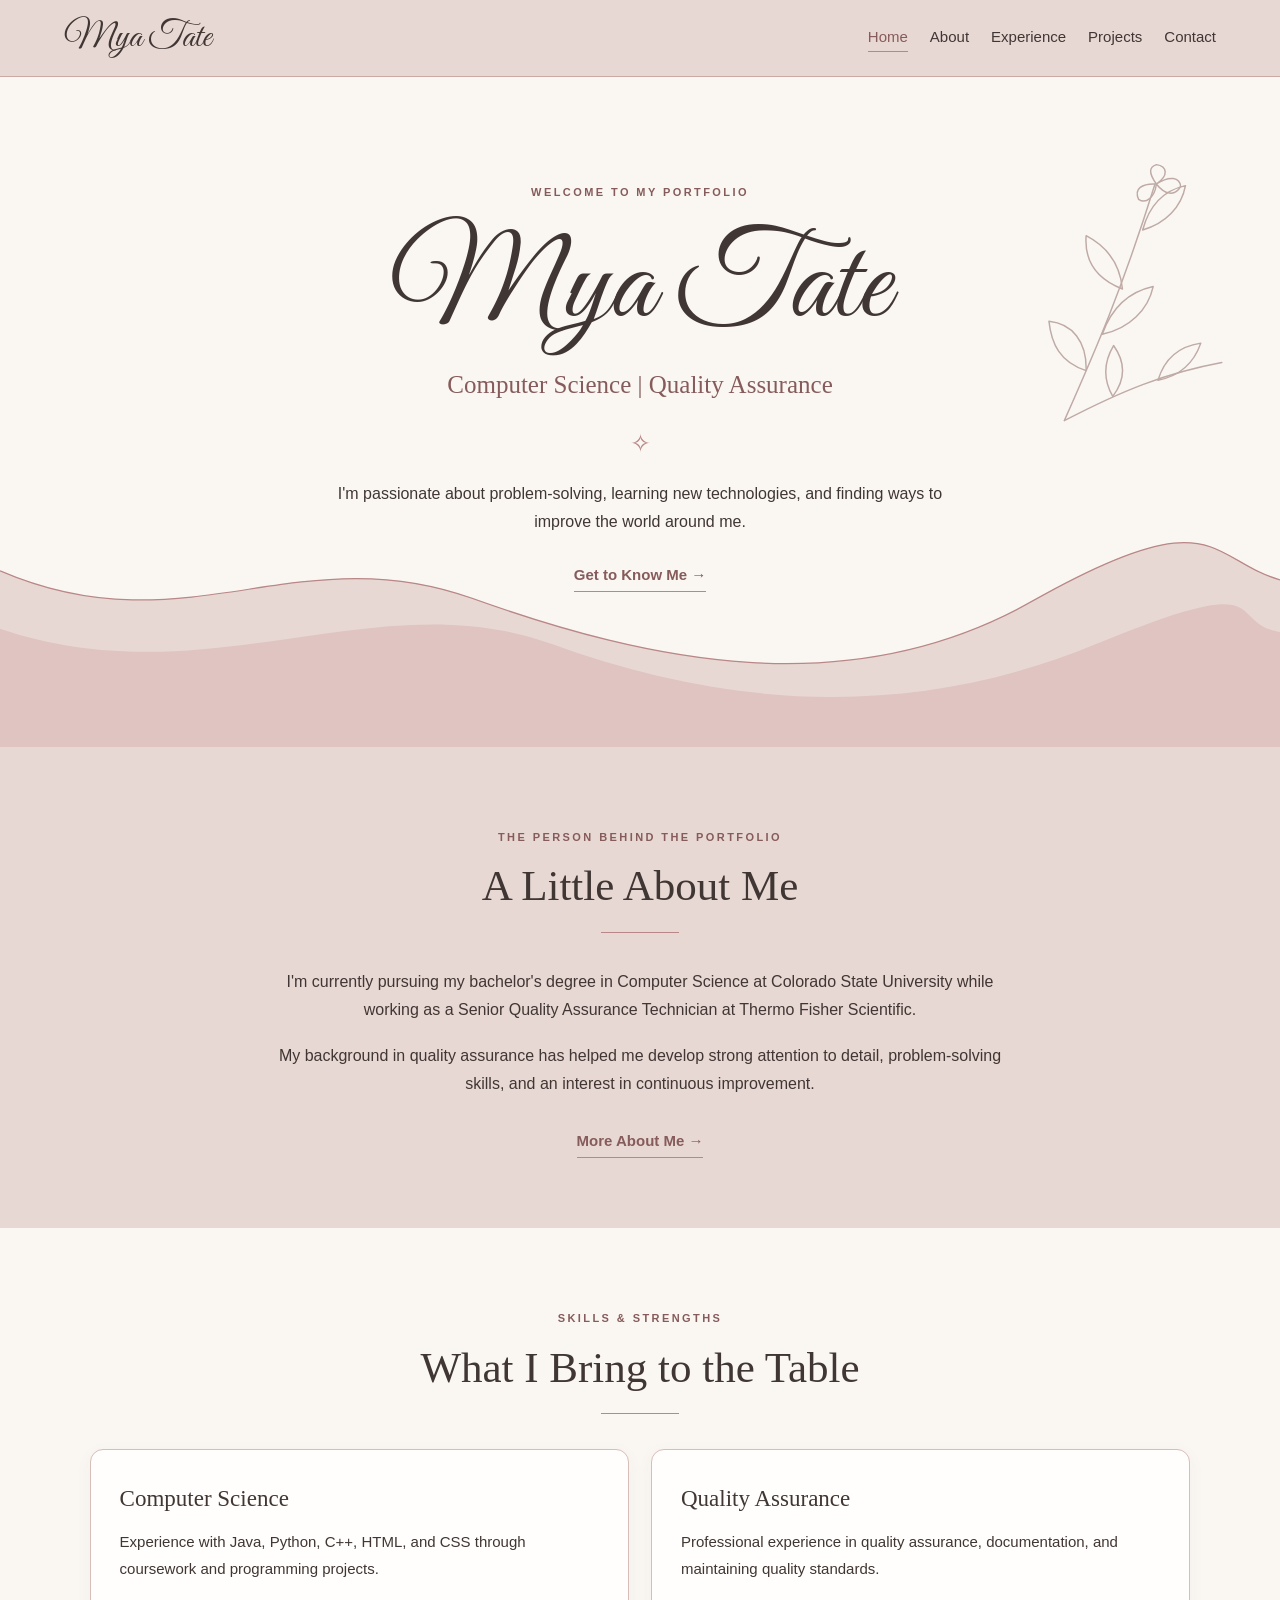
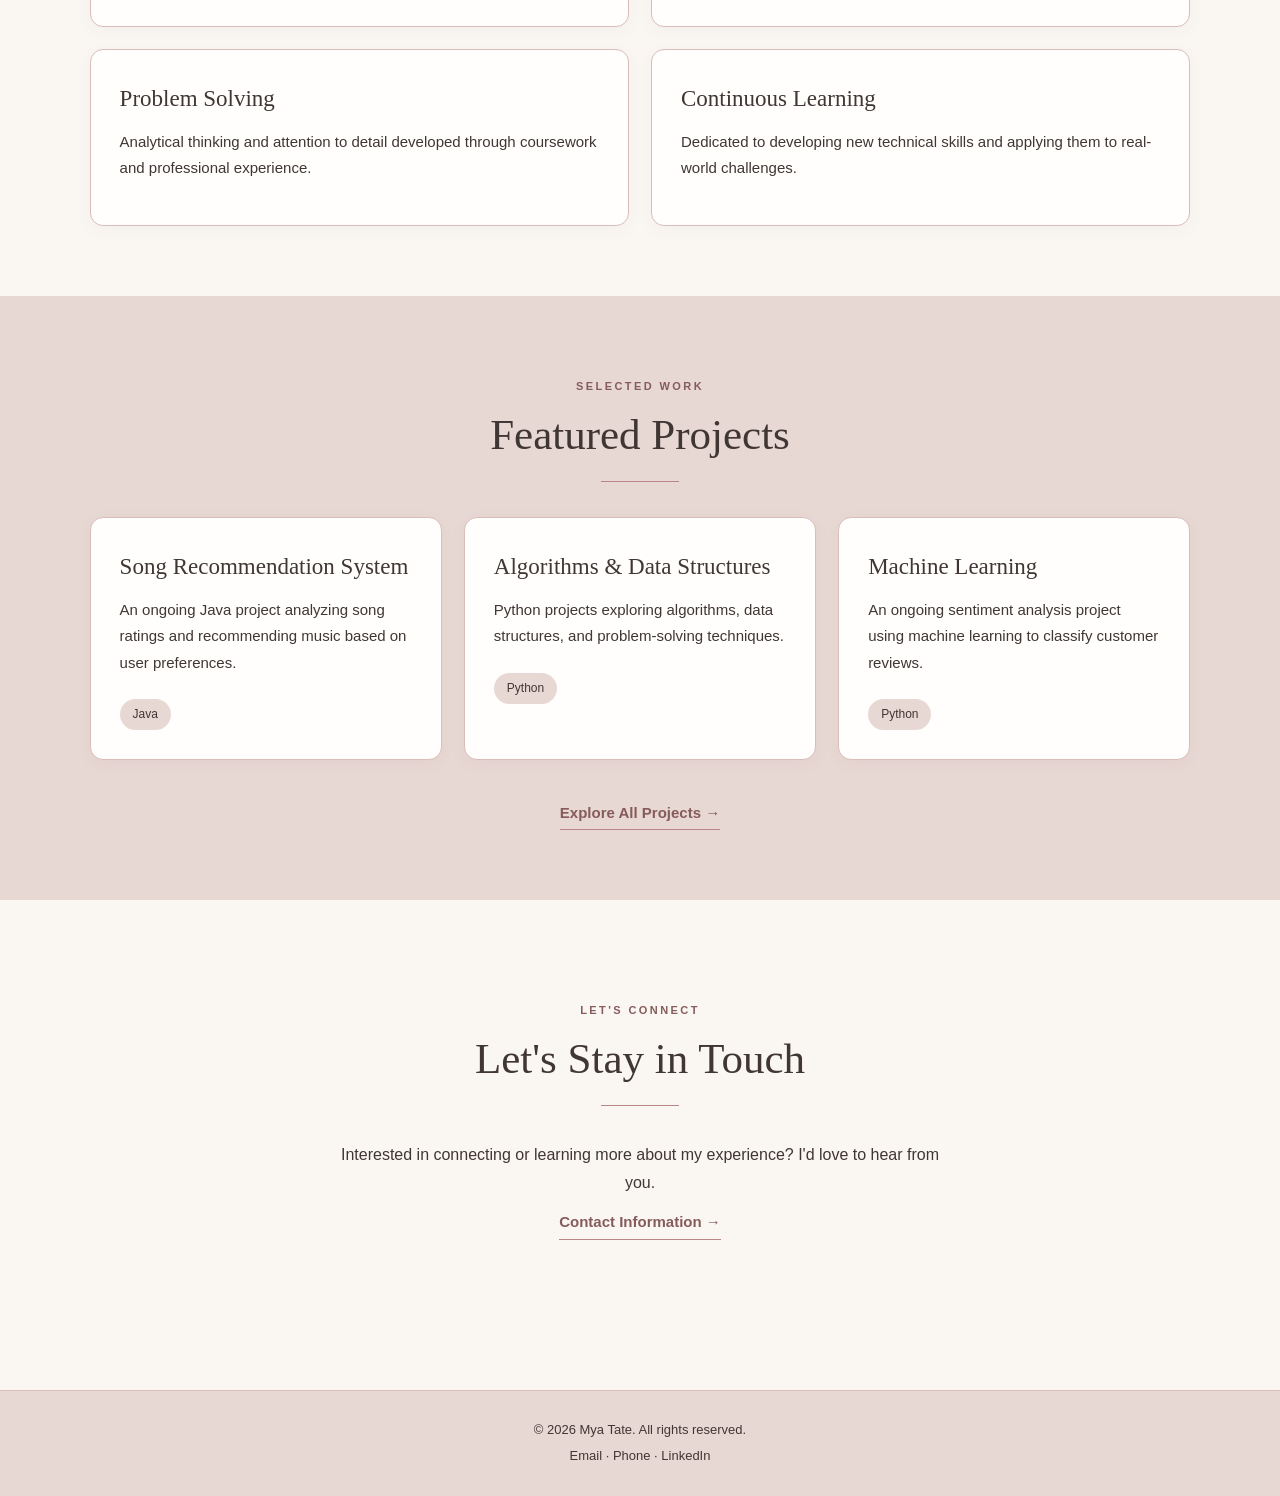
<file: index.html>
<!DOCTYPE html>
<html lang="en">
<head>
  <meta charset="UTF-8">
  <meta name="viewport" content="width=device-width, initial-scale=1.0">
  <meta name="description" content="Mya Tate's career portfolio, featuring computer science projects and quality assurance experience.">
  <title>Mya Tate | Career Portfolio</title>
  <link rel="preconnect" href="https://fonts.googleapis.com">
  <link rel="preconnect" href="https://fonts.gstatic.com" crossorigin>
  <link href="https://fonts.googleapis.com/css2?family=Great+Vibes&display=swap" rel="stylesheet">
  <link rel="stylesheet" href="style.css?v=5">
</head>
<body class="page-home">

<header class="site-header">
  <nav class="site-nav" aria-label="Main navigation">
    <a class="site-name" href="index.html">Mya Tate</a>
    <div class="nav-links">
      <a href="index.html" aria-current="page">Home</a>
      <a href="about.html">About</a>
      <a href="experience.html">Experience</a>
      <a href="projects.html">Projects</a>
      <a href="contact.html">Contact</a>
    </div>
  </nav>
</header>

<main>
  <section class="hero decorated">
    <div class="hero-inner">
      <p class="eyebrow">WELCOME TO MY PORTFOLIO</p>
      <h1 class="script-title">Mya Tate</h1>
      <p class="hero-subtitle">Computer Science | Quality Assurance</p>
      <div class="fine-divider" aria-hidden="true">✧</div>
      <p>
        I'm passionate about problem-solving, learning new
        technologies, and finding ways to improve the world
        around me.
      </p>
      <a class="quiet-link" href="#about">Get to Know Me →</a>
    </div>
  </section>

  <section class="content-section section-blush" id="about">
    <div class="section-title">
      <p class="eyebrow">THE PERSON BEHIND THE PORTFOLIO</p>
      <h2>A Little About Me</h2>
    </div>
    <div class="reading-width">
      <p>
        I'm currently pursuing my bachelor's degree in
        Computer Science at Colorado State University while
        working as a Senior Quality Assurance Technician
        at Thermo Fisher Scientific.
      </p>
      <p>
        My background in quality assurance has helped me
        develop strong attention to detail, problem-solving
        skills, and an interest in continuous improvement.
      </p>
      <a class="quiet-link" href="about.html">More About Me →</a>
    </div>
  </section>

  <section class="content-section section-cream">
    <div class="section-title">
      <p class="eyebrow">SKILLS & STRENGTHS</p>
      <h2>What I Bring to the Table</h2>
    </div>

    <div class="card-grid two-col">
      <article class="info-card">
        <h3>Computer Science</h3>
        <p>
          Experience with Java, Python, C++, HTML, and CSS
          through coursework and programming projects.
        </p>
      </article>

      <article class="info-card">
        <h3>Quality Assurance</h3>
        <p>
          Professional experience in quality assurance,
          documentation, and maintaining quality standards.
        </p>
      </article>

      <article class="info-card">
        <h3>Problem Solving</h3>
        <p>
          Analytical thinking and attention to detail
          developed through coursework and professional experience.
        </p>
      </article>

      <article class="info-card">
        <h3>Continuous Learning</h3>
        <p>
          Dedicated to developing new technical skills
          and applying them to real-world challenges.
        </p>
      </article>
    </div>
  </section>

  <section class="content-section section-blush">
    <div class="section-title">
      <p class="eyebrow">SELECTED WORK</p>
      <h2>Featured Projects</h2>
    </div>

    <div class="card-grid three-col">
      <article class="info-card">
        <h3>Song Recommendation System</h3>
        <p>
          An ongoing Java project analyzing song ratings
          and recommending music based on user preferences.
        </p>
        <span class="tag">Java</span>
      </article>

      <article class="info-card">
        <h3>Algorithms & Data Structures</h3>
        <p>
          Python projects exploring algorithms, data
          structures, and problem-solving techniques.
        </p>
        <span class="tag">Python</span>
      </article>

      <article class="info-card">
        <h3>Machine Learning</h3>
        <p>
          An ongoing sentiment analysis project using
          machine learning to classify customer reviews.
        </p>
        <span class="tag">Python</span>
      </article>
    </div>

    <div class="centered-action">
      <a class="quiet-link" href="projects.html">Explore All Projects →</a>
    </div>
  </section>

  <section class="content-section closing-section decorated">
    <div class="section-title">
      <p class="eyebrow">LET'S CONNECT</p>
      <h2>Let's Stay in Touch</h2>
    </div>
    <p>
      Interested in connecting or learning more about
      my experience? I'd love to hear from you.
    </p>
    <a class="quiet-link" href="contact.html">Contact Information →</a>
  </section>
</main>

<footer class="site-footer">
  <p>&copy; 2026 Mya Tate. All rights reserved.</p>
  <p>
    <a href="mailto:tmya3387@gmail.com">Email</a> ·
    <a href="tel:+12082413387">Phone</a> ·
    <a href="https://www.linkedin.com/in/mya-tate-alec"
       target="_blank" rel="noopener noreferrer">LinkedIn</a>
  </p>
</footer>

</body>
</html>
</file>
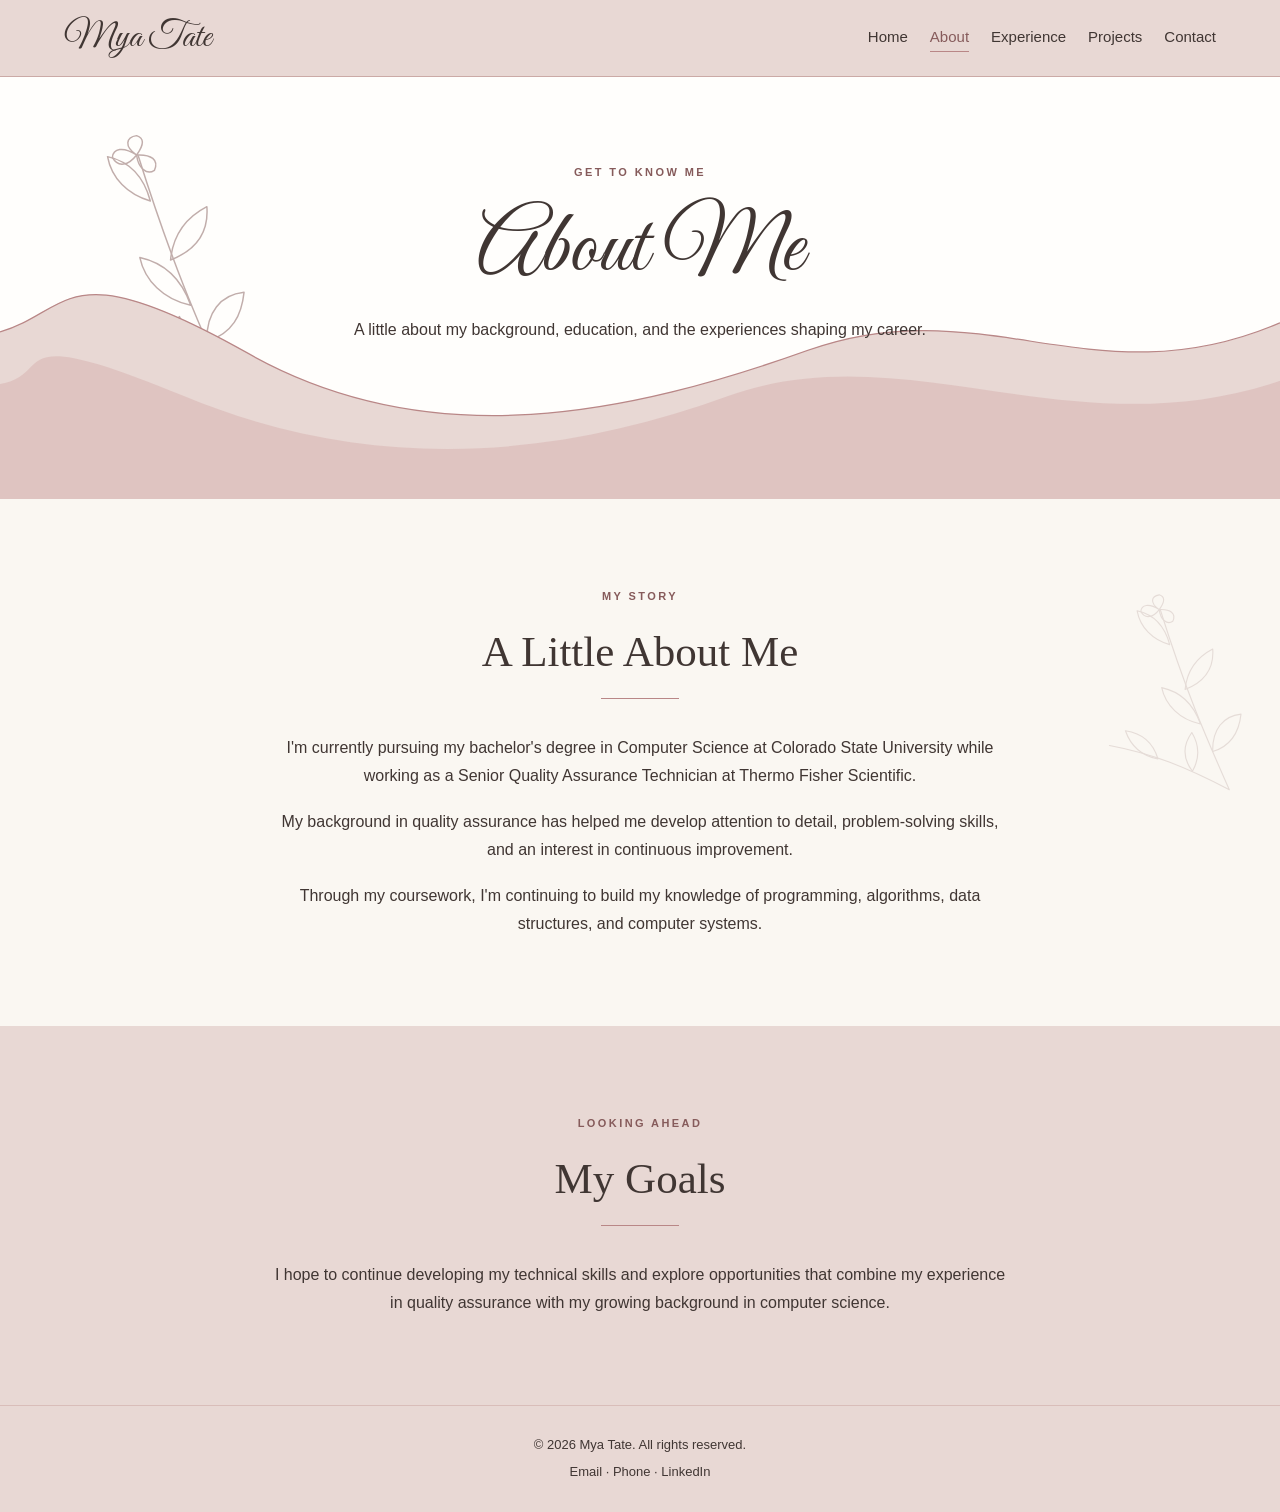
<file: about.html>
<!DOCTYPE html>
<html lang="en">
<head>
  <meta charset="UTF-8">
  <meta name="viewport" content="width=device-width, initial-scale=1.0">
  <title>About | Mya Tate</title>
  <link rel="preconnect" href="https://fonts.googleapis.com">
  <link rel="preconnect" href="https://fonts.gstatic.com" crossorigin>
  <link href="https://fonts.googleapis.com/css2?family=Great+Vibes&display=swap" rel="stylesheet">
  <link rel="stylesheet" href="style.css?v=5">
</head>
<body class="page-about">

<header class="site-header">
  <nav class="site-nav" aria-label="Main navigation">
    <a class="site-name" href="index.html">Mya Tate</a>
    <div class="nav-links">
      <a href="index.html">Home</a>
      <a href="about.html" aria-current="page">About</a>
      <a href="experience.html">Experience</a>
      <a href="projects.html">Projects</a>
      <a href="contact.html">Contact</a>
    </div>
  </nav>
</header>

<main>
  <section class="page-hero decorated">
    <p class="eyebrow">GET TO KNOW ME</p>
    <h1>About Me</h1>
    <p>
      A little about my background, education,
      and the experiences shaping my career.
    </p>
  </section>

  <section class="content-section section-cream floral-side">
    <div class="reading-width">
      <div class="section-title">
        <p class="eyebrow">MY STORY</p>
        <h2>A Little About Me</h2>
      </div>

      <p>
        I'm currently pursuing my bachelor's degree in
        Computer Science at Colorado State University
        while working as a Senior Quality Assurance
        Technician at Thermo Fisher Scientific.
      </p>

      <p>
        My background in quality assurance has helped
        me develop attention to detail, problem-solving
        skills, and an interest in continuous improvement.
      </p>

      <p>
        Through my coursework, I'm continuing to build
        my knowledge of programming, algorithms,
        data structures, and computer systems.
      </p>
    </div>
  </section>

  <section class="content-section section-blush">
    <div class="reading-width">
      <div class="section-title">
        <p class="eyebrow">LOOKING AHEAD</p>
        <h2>My Goals</h2>
      </div>
      <p>
        I hope to continue developing my technical skills
        and explore opportunities that combine my
        experience in quality assurance with my growing
        background in computer science.
      </p>
    </div>
  </section>
</main>

<footer class="site-footer">
  <p>&copy; 2026 Mya Tate. All rights reserved.</p>
  <p>
    <a href="mailto:tmya3387@gmail.com">Email</a> ·
    <a href="tel:+12082413387">Phone</a> ·
    <a href="https://www.linkedin.com/in/mya-tate-alec"
       target="_blank" rel="noopener noreferrer">LinkedIn</a>
  </p>
</footer>

</body>
</html>
</file>
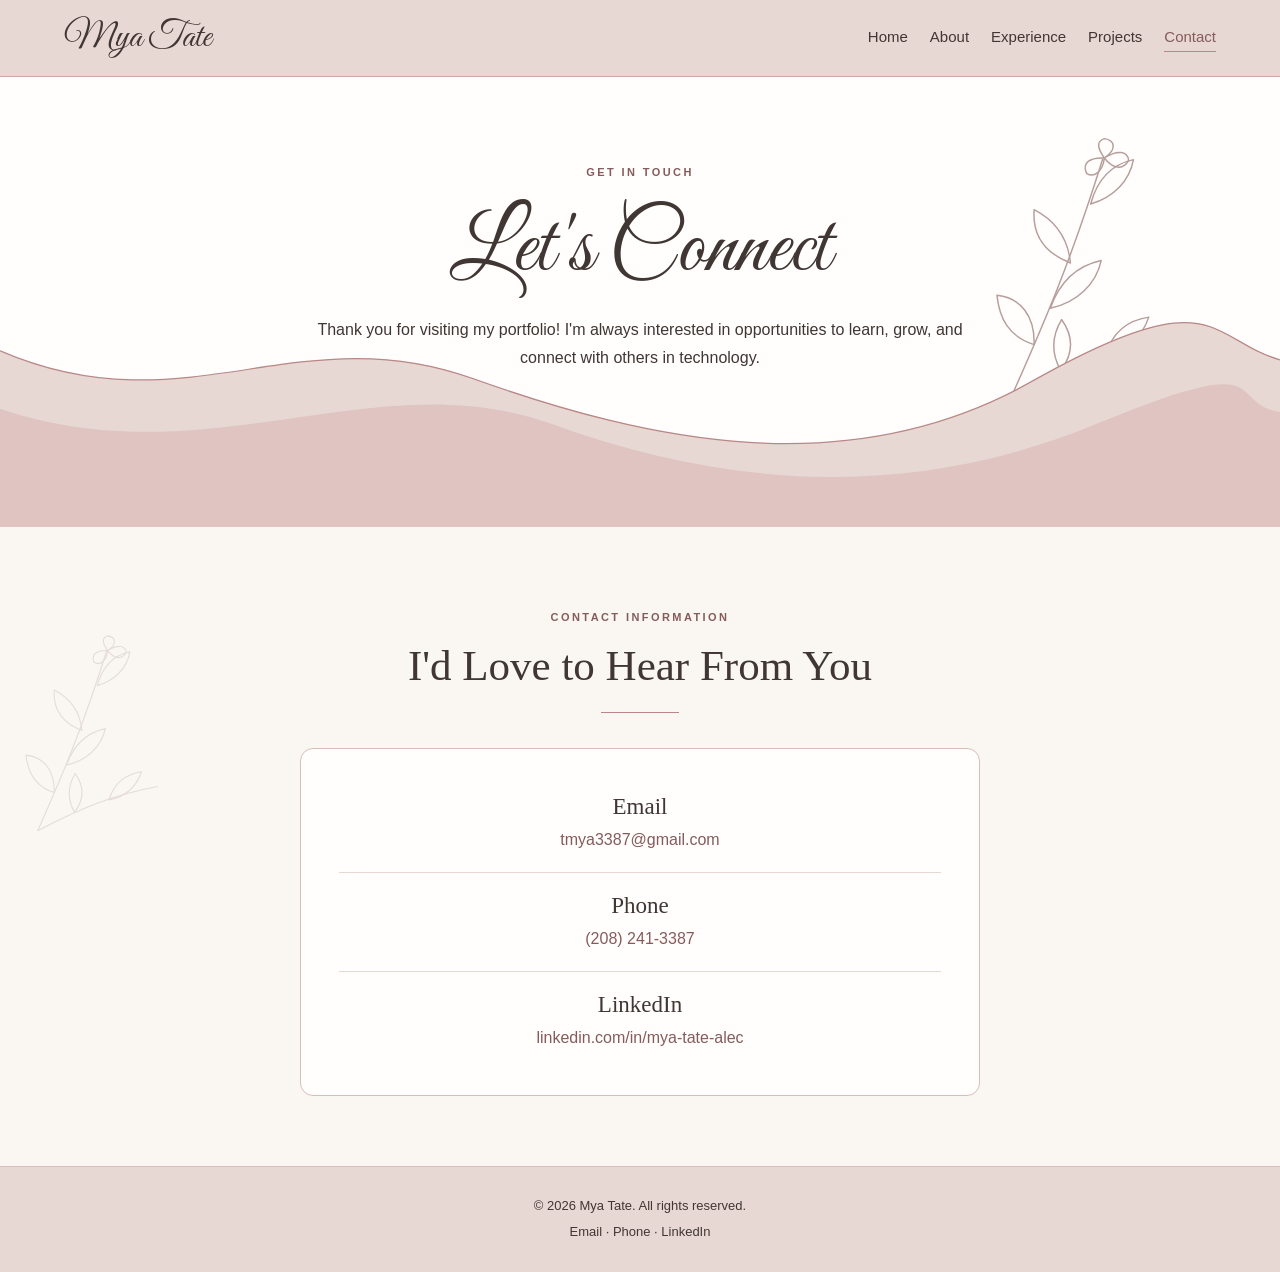
<file: contact.html>
<!DOCTYPE html>
<html lang="en">
<head>
  <meta charset="UTF-8">
  <meta name="viewport" content="width=device-width, initial-scale=1.0">
  <title>Contact | Mya Tate</title>
  <link rel="preconnect" href="https://fonts.googleapis.com">
  <link rel="preconnect" href="https://fonts.gstatic.com" crossorigin>
  <link href="https://fonts.googleapis.com/css2?family=Great+Vibes&display=swap" rel="stylesheet">
  <link rel="stylesheet" href="style.css?v=5">
</head>
<body class="page-contact">

<header class="site-header">
  <nav class="site-nav" aria-label="Main navigation">
    <a class="site-name" href="index.html">Mya Tate</a>
    <div class="nav-links">
      <a href="index.html">Home</a>
      <a href="about.html">About</a>
      <a href="experience.html">Experience</a>
      <a href="projects.html">Projects</a>
      <a href="contact.html" aria-current="page">Contact</a>
    </div>
  </nav>
</header>

<main>
  <section class="page-hero decorated">
    <p class="eyebrow">GET IN TOUCH</p>
    <h1>Let's Connect</h1>
    <p>
      Thank you for visiting my portfolio!
      I'm always interested in opportunities
      to learn, grow, and connect with
      others in technology.
    </p>
  </section>

  <section class="content-section section-cream floral-side">
    <div class="section-title">
      <p class="eyebrow">CONTACT INFORMATION</p>
      <h2>I'd Love to Hear From You</h2>
    </div>

    <div class="contact-panel">
      <div class="contact-item">
        <h3>Email</h3>
        <a href="mailto:tmya3387@gmail.com">
          tmya3387@gmail.com
        </a>
      </div>

      <div class="contact-item">
        <h3>Phone</h3>
        <a href="tel:+12082413387">
          (208) 241-3387
        </a>
      </div>

      <div class="contact-item">
        <h3>LinkedIn</h3>
        <a href="https://www.linkedin.com/in/mya-tate-alec"
           target="_blank" rel="noopener noreferrer">
          linkedin.com/in/mya-tate-alec
        </a>
      </div>
    </div>
  </section>
</main>

<footer class="site-footer">
  <p>&copy; 2026 Mya Tate. All rights reserved.</p>
  <p>
    <a href="mailto:tmya3387@gmail.com">Email</a> ·
    <a href="tel:+12082413387">Phone</a> ·
    <a href="https://www.linkedin.com/in/mya-tate-alec"
       target="_blank" rel="noopener noreferrer">LinkedIn</a>
  </p>
</footer>

</body>
</html>
</file>
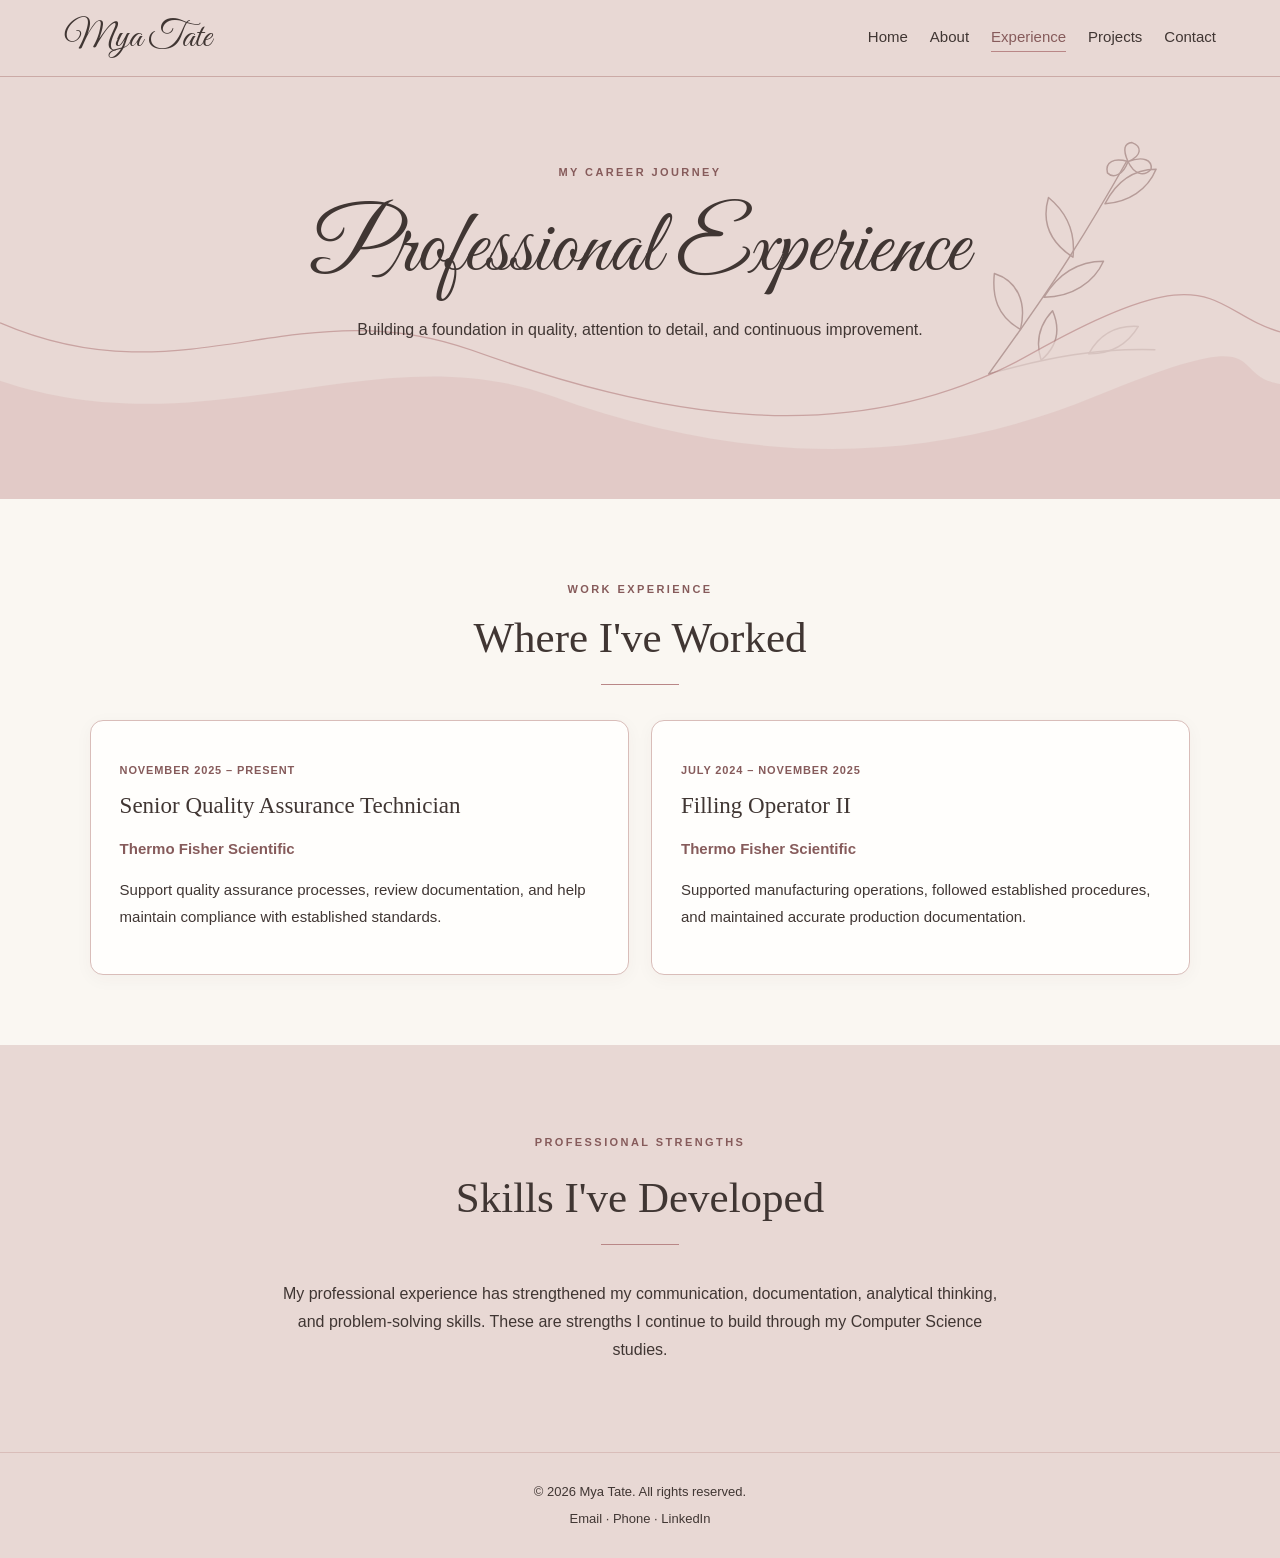
<file: experience.html>
<!DOCTYPE html>
<html lang="en">
<head>
  <meta charset="UTF-8">
  <meta name="viewport" content="width=device-width, initial-scale=1.0">
  <title>Experience | Mya Tate</title>
  <link rel="preconnect" href="https://fonts.googleapis.com">
  <link rel="preconnect" href="https://fonts.gstatic.com" crossorigin>
  <link href="https://fonts.googleapis.com/css2?family=Great+Vibes&display=swap" rel="stylesheet">
  <link rel="stylesheet" href="style.css?v=5">
</head>
<body class="page-experience">

<header class="site-header">
  <nav class="site-nav" aria-label="Main navigation">
    <a class="site-name" href="index.html">Mya Tate</a>
    <div class="nav-links">
      <a href="index.html">Home</a>
      <a href="about.html">About</a>
      <a href="experience.html" aria-current="page">Experience</a>
      <a href="projects.html">Projects</a>
      <a href="contact.html">Contact</a>
    </div>
  </nav>
</header>

<main>
  <section class="page-hero decorated">
    <p class="eyebrow">MY CAREER JOURNEY</p>
    <h1>Professional Experience</h1>
    <p>
      Building a foundation in quality, attention to
      detail, and continuous improvement.
    </p>
  </section>

  <section class="content-section section-cream">
    <div class="section-title">
      <p class="eyebrow">WORK EXPERIENCE</p>
      <h2>Where I've Worked</h2>
    </div>

    <div class="card-grid two-col">
      <article class="info-card">
        <p class="card-label">NOVEMBER 2025 – PRESENT</p>
        <h3>Senior Quality Assurance Technician</h3>
        <p class="organization">Thermo Fisher Scientific</p>
        <p>
          Support quality assurance processes, review
          documentation, and help maintain compliance
          with established standards.
        </p>
      </article>

      <article class="info-card">
        <p class="card-label">JULY 2024 – NOVEMBER 2025</p>
        <h3>Filling Operator II</h3>
        <p class="organization">Thermo Fisher Scientific</p>
        <p>
          Supported manufacturing operations, followed
          established procedures, and maintained accurate
          production documentation.
        </p>
      </article>
    </div>
  </section>

  <section class="content-section section-blush">
    <div class="reading-width">
      <div class="section-title">
        <p class="eyebrow">PROFESSIONAL STRENGTHS</p>
        <h2>Skills I've Developed</h2>
      </div>
      <p>
        My professional experience has strengthened my
        communication, documentation, analytical thinking,
        and problem-solving skills. These are strengths
        I continue to build through my Computer Science studies.
      </p>
    </div>
  </section>
</main>

<footer class="site-footer">
  <p>&copy; 2026 Mya Tate. All rights reserved.</p>
  <p>
    <a href="mailto:tmya3387@gmail.com">Email</a> ·
    <a href="tel:+12082413387">Phone</a> ·
    <a href="https://www.linkedin.com/in/mya-tate-alec"
       target="_blank" rel="noopener noreferrer">LinkedIn</a>
  </p>
</footer>

</body>
</html>
</file>
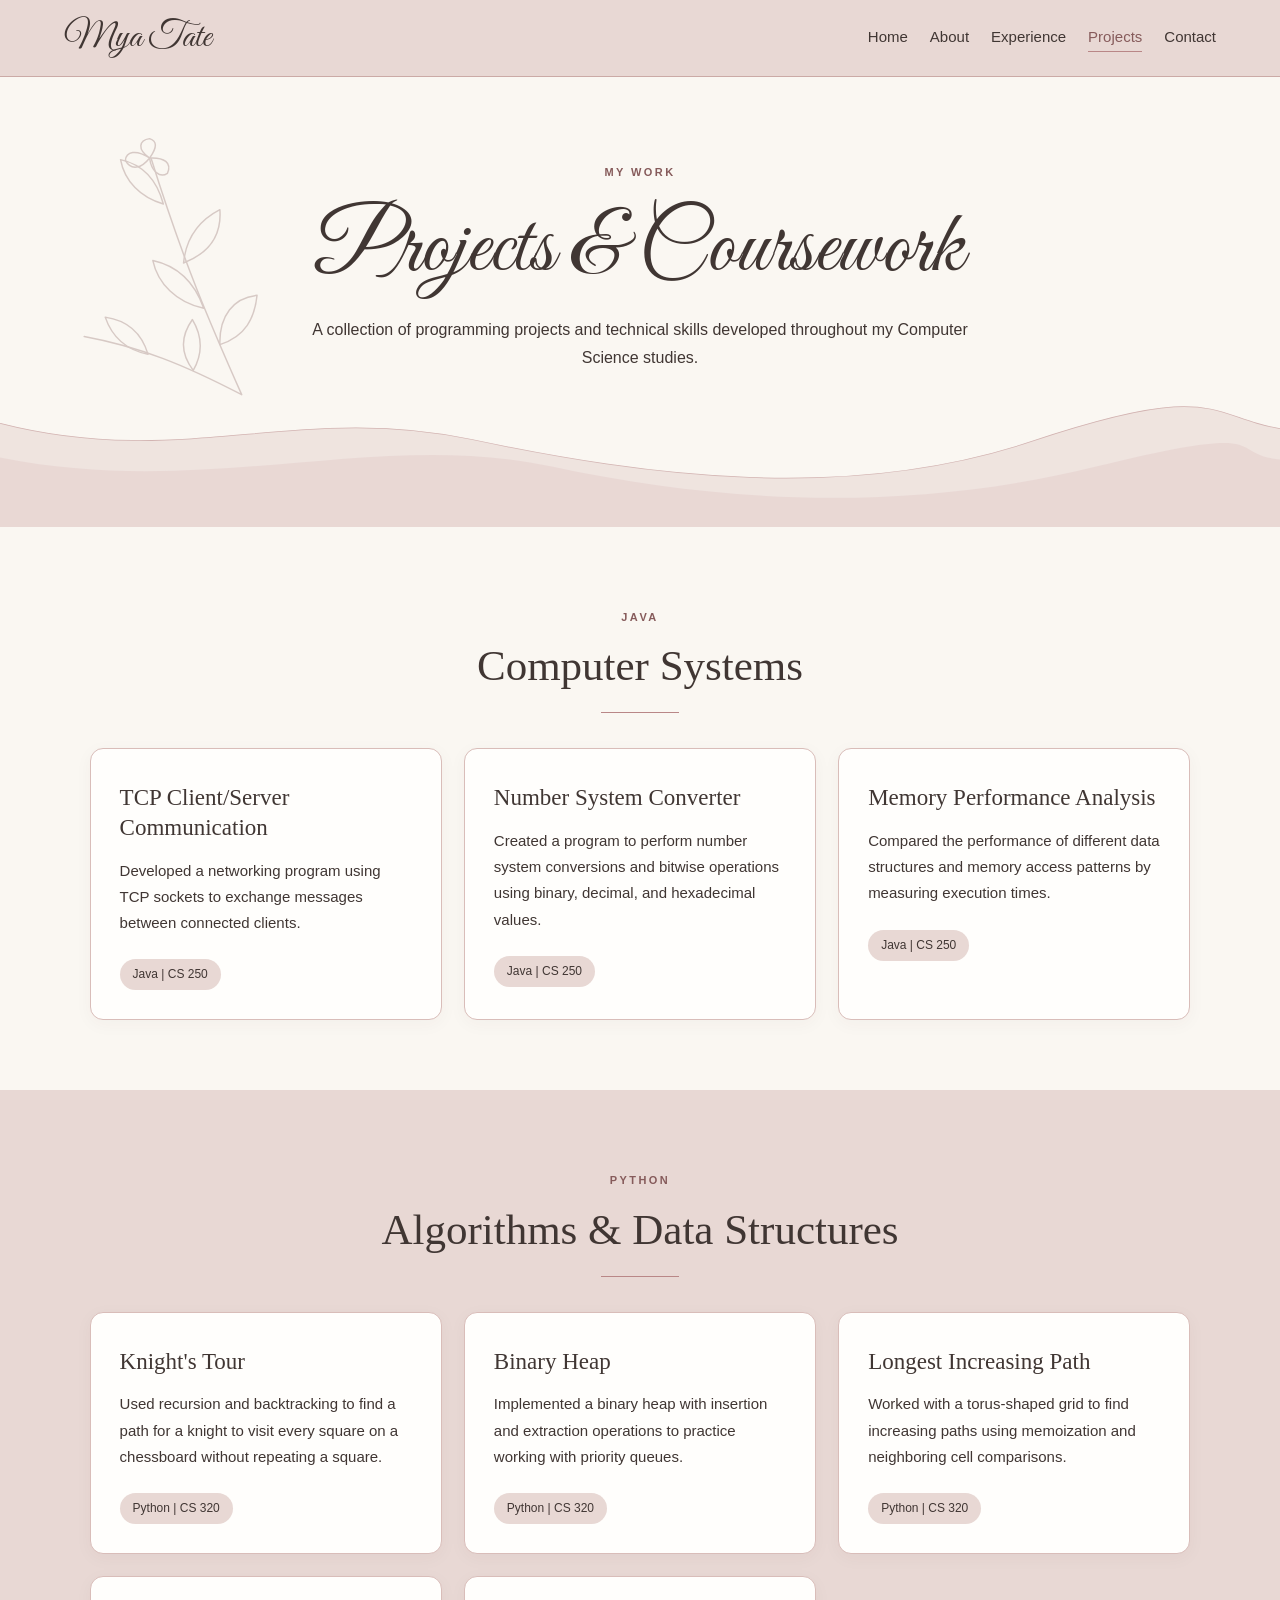
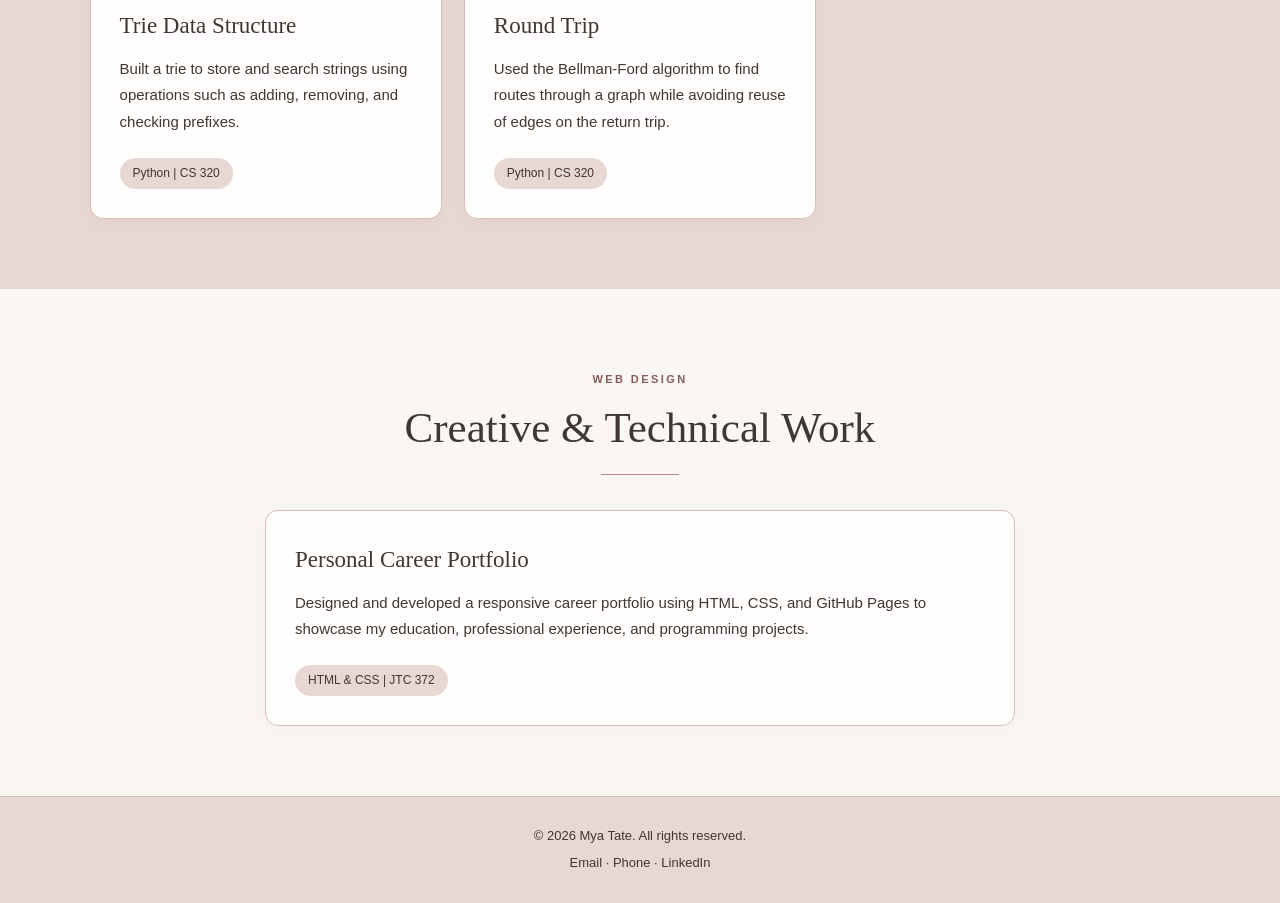
<file: projects.html>
<!DOCTYPE html>
<html lang="en">
<head>
  <meta charset="UTF-8">
  <meta name="viewport" content="width=device-width, initial-scale=1.0">
  <title>Projects | Mya Tate</title>
  <link rel="preconnect" href="https://fonts.googleapis.com">
  <link rel="preconnect" href="https://fonts.gstatic.com" crossorigin>
  <link href="https://fonts.googleapis.com/css2?family=Great+Vibes&display=swap" rel="stylesheet">
  <link rel="stylesheet" href="style.css?v=5">
</head>
<body class="page-projects">

<header class="site-header">
  <nav class="site-nav" aria-label="Main navigation">
    <a class="site-name" href="index.html">Mya Tate</a>
    <div class="nav-links">
      <a href="index.html">Home</a>
      <a href="about.html">About</a>
      <a href="experience.html">Experience</a>
      <a href="projects.html" aria-current="page">Projects</a>
      <a href="contact.html">Contact</a>
    </div>
  </nav>
</header>

<main>
  <section class="page-hero decorated">
    <p class="eyebrow">MY WORK</p>
    <h1>Projects & Coursework</h1>
    <p>
      A collection of programming projects and technical
      skills developed throughout my Computer Science studies.
    </p>
  </section>

  <section class="content-section section-cream">
    <div class="section-title">
      <p class="eyebrow">JAVA</p>
      <h2>Computer Systems</h2>
    </div>

    <div class="card-grid three-col">
      <article class="info-card">
        <h3>TCP Client/Server Communication</h3>
        <p>
          Developed a networking program using TCP sockets
          to exchange messages between connected clients.
        </p>
        <span class="tag">Java | CS 250</span>
      </article>

      <article class="info-card">
        <h3>Number System Converter</h3>
        <p>
          Created a program to perform number system
          conversions and bitwise operations using binary,
          decimal, and hexadecimal values.
        </p>
        <span class="tag">Java | CS 250</span>
      </article>

      <article class="info-card">
        <h3>Memory Performance Analysis</h3>
        <p>
          Compared the performance of different data
          structures and memory access patterns
          by measuring execution times.
        </p>
        <span class="tag">Java | CS 250</span>
      </article>
    </div>
  </section>

  <section class="content-section section-blush">
    <div class="section-title">
      <p class="eyebrow">PYTHON</p>
      <h2>Algorithms & Data Structures</h2>
    </div>

    <div class="card-grid three-col">
      <article class="info-card">
        <h3>Knight's Tour</h3>
        <p>
          Used recursion and backtracking to find a path
          for a knight to visit every square on a
          chessboard without repeating a square.
        </p>
        <span class="tag">Python | CS 320</span>
      </article>

      <article class="info-card">
        <h3>Binary Heap</h3>
        <p>
          Implemented a binary heap with insertion
          and extraction operations to practice
          working with priority queues.
        </p>
        <span class="tag">Python | CS 320</span>
      </article>

      <article class="info-card">
        <h3>Longest Increasing Path</h3>
        <p>
          Worked with a torus-shaped grid to find
          increasing paths using memoization
          and neighboring cell comparisons.
        </p>
        <span class="tag">Python | CS 320</span>
      </article>

      <article class="info-card">
        <h3>Trie Data Structure</h3>
        <p>
          Built a trie to store and search strings
          using operations such as adding, removing,
          and checking prefixes.
        </p>
        <span class="tag">Python | CS 320</span>
      </article>

      <article class="info-card">
        <h3>Round Trip</h3>
        <p>
          Used the Bellman-Ford algorithm to find
          routes through a graph while avoiding
          reuse of edges on the return trip.
        </p>
        <span class="tag">Python | CS 320</span>
      </article>
    </div>
  </section>

  <section class="content-section section-cream">
    <div class="section-title">
      <p class="eyebrow">WEB DESIGN</p>
      <h2>Creative & Technical Work</h2>
    </div>

    <div class="card-grid one-col">
      <article class="info-card">
        <h3>Personal Career Portfolio</h3>
        <p>
          Designed and developed a responsive career
          portfolio using HTML, CSS, and GitHub Pages
          to showcase my education, professional
          experience, and programming projects.
        </p>
        <span class="tag">HTML & CSS | JTC 372</span>
      </article>
    </div>
  </section>
</main>

<footer class="site-footer">
  <p>&copy; 2026 Mya Tate. All rights reserved.</p>
  <p>
    <a href="mailto:tmya3387@gmail.com">Email</a> ·
    <a href="tel:+12082413387">Phone</a> ·
    <a href="https://www.linkedin.com/in/mya-tate-alec"
       target="_blank" rel="noopener noreferrer">LinkedIn</a>
  </p>
</footer>

</body>
</html>
</file>
<file: style.css>
/* MYA TATE | CAREER PORTFOLIO */

/* Colors */
:root {
  --cream: #FAF7F2;
  --blush: #E8D8D4;
  --rose: #B98787;
  --brown: #403633;
  --paper: #FFFEFC;
  --deep-rose: #865B5B;
}

/* General */
* {
  box-sizing: border-box;
}

html {
  scroll-behavior: smooth;
}

body {
  margin: 0;
  background: var(--cream);
  color: var(--brown);
  font-family: Arial, Helvetica, sans-serif;
  line-height: 1.75;
  overflow-wrap: break-word;
}

h1, h2, h3 {
  font-family: Georgia, serif;
  font-weight: normal;
  line-height: 1.3;
}

a {
  color: inherit;
}

a:focus-visible {
  outline: 2px solid var(--deep-rose);
  outline-offset: 4px;
}

/* Navigation */
.site-header {
  background: var(--blush);
  border-bottom: 1px solid #cbaaa6;
  padding: 14px 5%;
}

.site-nav {
  max-width: 1200px;
  margin: auto;
  display: flex;
  justify-content: space-between;
  align-items: center;
  gap: 24px;
}

.site-name {
  font-family: "Great Vibes", Georgia, serif;
  font-size: 37px;
  line-height: 1.3;
  text-decoration: none;
  white-space: nowrap;
}

.nav-links {
  display: flex;
  justify-content: flex-end;
  flex-wrap: wrap;
  gap: 10px 22px;
}

.nav-links a {
  font-size: 15px;
  text-decoration: none;
}

.nav-links a:hover,
.nav-links a[aria-current="page"] {
  color: var(--deep-rose);
}

.nav-links a[aria-current="page"] {
  border-bottom: 1px solid var(--rose);
}

/* Decorative typography */
.eyebrow {
  font-size: 11px;
  font-weight: bold;
  letter-spacing: 0.22em;
  color: var(--deep-rose);
  text-transform: uppercase;
}

.fine-divider {
  color: var(--rose);
  font-size: 25px;
}

/* Homepage hero */
.hero,
.page-hero {
  position: relative;
  isolation: isolate;
  overflow: hidden;
  text-align: center;
  background-color: var(--cream);
}

.hero {
  min-height: 570px;
  display: grid;
  place-items: center;
  padding: 95px 7% 155px;
}

.hero-inner {
  max-width: 760px;
  position: relative;
  z-index: 1;
}

.script-title {
  font-family: "Great Vibes", Georgia, serif;
  font-size: clamp(72px, 11vw, 124px);
  margin: 12px 0 0;
  line-height: 1.2;
}

.hero-subtitle {
  font-family: Georgia, serif;
  color: var(--deep-rose);
  font-size: clamp(18px, 2.7vw, 25px);
  margin: 0 0 15px;
}

.hero-inner > p:not(.eyebrow):not(.hero-subtitle) {
  max-width: 610px;
  margin: 14px auto;
}

/* Flowing rose wave artwork */
.decorated::after {
  content: "";
  position: absolute;
  left: 0;
  right: 0;
  bottom: -1px;
  height: clamp(110px, 19vw, 220px);
  background-image: url("data:image/svg+xml,%3Csvg xmlns='http://www.w3.org/2000/svg' viewBox='0 0 1600 360' preserveAspectRatio='none'%3E%3Cpath fill='%23E8D8D4' d='M0 70 C230 200 370 12 590 115 S1060 290 1290 120 S1510 50 1600 85 V360 H0 Z'/%3E%3Cpath fill='%23D6B3B0' fill-opacity='.52' d='M0 165 C260 280 470 85 690 190 S1140 315 1370 190 S1530 155 1600 170 V360 H0 Z'/%3E%3Cpath fill='none' stroke='%23B98787' stroke-width='2' d='M0 70 C230 200 370 12 590 115 S1060 290 1290 120 S1510 50 1600 85'/%3E%3C/svg%3E");
  background-position: center bottom;
  background-size: 100% 100%;
  background-repeat: no-repeat;
  pointer-events: none;
  z-index: -1;
}

/* Botanical line illustration */
.decorated::before,
.floral-side::before {
  content: "";
  position: absolute;
  width: 210px;
  height: 285px;
  background-image: url("data:image/svg+xml,%3Csvg xmlns='http://www.w3.org/2000/svg' viewBox='0 0 260 340' fill='none' stroke='%238F6C69' stroke-width='1.8' stroke-linecap='round' stroke-linejoin='round'%3E%3Cpath d='M40 320 C80 230 112 156 152 28 M40 320 C111 283 165 261 235 248'/%3E%3Cpath d='M67 258 C35 248 24 225 21 197 C50 200 68 222 67 258 Z M87 213 C121 206 144 182 150 154 C118 161 98 182 87 213 Z M112 157 C76 143 65 118 67 91 C94 105 109 127 112 157 Z M137 84 C165 76 185 56 190 29 C163 35 145 54 137 84 Z M100 290 C87 267 89 247 101 227 C116 248 116 269 100 290 Z M156 270 C164 243 182 228 209 224 C200 250 181 265 156 270 Z'/%3E%3Cpath d='M154 27 C144 13 145 6 154 3 C167 5 170 16 154 27 Z M154 27 C171 16 183 19 184 30 C177 43 164 40 154 27 Z M154 27 C152 44 141 52 132 46 C126 33 136 26 154 27 Z'/%3E%3C/svg%3E");
  background-position: center;
  background-size: contain;
  background-repeat: no-repeat;
  pointer-events: none;
  z-index: -1;
}

.decorated::before {
  right: 3%;
  top: 12%;
  opacity: 0.55;
}

/* Secondary page headers */
.page-hero {
  padding: 75px 8% 155px;
  min-height: 345px;
}

.page-hero h1 {
  font-family: "Great Vibes", Georgia, serif;
  font-size: clamp(56px, 8vw, 88px);
  margin: 8px 0;
}

.page-hero > p:last-child {
  max-width: 680px;
  margin: 0 auto;
}

/* About page variation */
.page-about .page-hero {
  background: var(--paper);
}

.page-about .page-hero::before {
  right: auto;
  left: 4%;
  transform: scaleX(-1);
}

.page-about .page-hero::after {
  transform: scaleX(-1);
}

/* Experience page variation */
.page-experience .page-hero {
  background: var(--blush);
}

.page-experience .page-hero::before {
  right: 7%;
  transform: rotate(12deg);
}

.page-experience .page-hero::after {
  opacity: 0.65;
}

/* Projects page variation */
.page-projects .page-hero {
  background: var(--cream);
}

.page-projects .page-hero::before {
  right: auto;
  left: 5%;
  transform: scaleX(-1);
  opacity: 0.32;
}

.page-projects .page-hero::after {
  height: 130px;
  opacity: 0.6;
}

/* Contact page variation */
.page-contact .page-hero {
  background: var(--paper);
}

.page-contact .page-hero::before {
  right: 7%;
  opacity: 0.65;
}

/* Content sections */
.content-section {
  padding: 70px 7%;
  position: relative;
}

.section-cream {
  background: var(--cream);
}

.section-blush {
  background: var(--blush);
}

.section-title {
  text-align: center;
  margin-bottom: 35px;
}

.section-title h2 {
  font-size: clamp(30px, 4vw, 43px);
  margin: 8px 0;
}

.section-title::after {
  content: "";
  display: block;
  width: 78px;
  height: 1px;
  background: var(--rose);
  margin: 18px auto 0;
}

.reading-width {
  max-width: 740px;
  margin: 0 auto;
  text-align: center;
}

.reading-width p {
  margin: 18px auto;
}

/* Project and experience cards */
.card-grid {
  max-width: 1150px;
  margin: 0 auto;
  display: grid;
  gap: 22px;
}

.two-col {
  grid-template-columns: repeat(2, minmax(0, 1fr));
}

.three-col {
  grid-template-columns: repeat(3, minmax(0, 1fr));
}

.one-col {
  grid-template-columns: 1fr;
  max-width: 750px;
}

.info-card {
  min-width: 0;
  padding: 29px;
  border: 1px solid #d9bdb9;
  border-radius: 13px;
  background: var(--paper);
  box-shadow: 0 4px 18px rgba(64, 54, 51, 0.04);
}

.info-card h3 {
  font-size: 23px;
  margin: 5px 0 12px;
}

.info-card p {
  font-size: 15px;
}

.card-label {
  font-size: 11px !important;
  font-weight: bold;
  letter-spacing: 0.08em;
  color: var(--deep-rose);
}

.organization {
  font-weight: bold;
  color: var(--deep-rose);
}

.tag {
  display: inline-block;
  background: var(--blush);
  padding: 5px 13px;
  border-radius: 20px;
  font-size: 12px;
  margin-top: 8px;
}

/* Text links */
.quiet-link {
  display: inline-block;
  color: var(--deep-rose);
  font-size: 15px;
  font-weight: bold;
  text-decoration: none;
  border-bottom: 1px solid var(--rose);
  padding-bottom: 3px;
  margin-top: 12px;
}

.quiet-link:hover {
  text-decoration: underline;
}

.centered-action {
  text-align: center;
  margin-top: 28px;
}

/* Botanical details on content sections */
.floral-side {
  isolation: isolate;
  overflow: hidden;
}

.floral-side::before {
  left: 1%;
  top: 12%;
  width: 160px;
  height: 270px;
  opacity: 0.19;
}

.page-about .floral-side::before {
  left: auto;
  right: 2%;
  transform: scaleX(-1);
}

/* Homepage closing section */
.closing-section {
  text-align: center;
  padding: 90px 7% 150px;
  background: var(--cream);
}

.closing-section > p {
  max-width: 620px;
  margin: 0 auto;
}

.closing-section::before {
  right: auto;
  left: 4%;
  transform: scaleX(-1);
}

/* Contact information */
.contact-panel {
  max-width: 680px;
  margin: 0 auto;
  padding: 25px 38px;
  border: 1px solid #d9bdb9;
  background: var(--paper);
  border-radius: 13px;
  text-align: center;
}

.contact-item {
  padding: 18px 0;
}

.contact-item + .contact-item {
  border-top: 1px solid var(--blush);
}

.contact-item h3 {
  font-size: 23px;
  margin: 0 0 4px;
}

.contact-item a {
  color: var(--deep-rose);
  text-decoration: none;
  overflow-wrap: anywhere;
}

.contact-item a:hover {
  text-decoration: underline;
}

/* Footer */
.site-footer {
  background: var(--blush);
  border-top: 1px solid #d9bdb9;
  padding: 24px 12px;
  text-align: center;
  font-size: 13px;
}

.site-footer p {
  margin: 4px 0;
}

.site-footer a {
  text-decoration: none;
}

.site-footer a:hover {
  text-decoration: underline;
}

/* Mobile layout */
@media screen and (max-width: 768px) {
  .site-header {
    padding: 15px 12px;
  }

  .site-nav {
    flex-direction: column;
    gap: 10px;
  }

  .site-name {
    font-size: 35px;
  }

  .nav-links {
    width: 100%;
    justify-content: center;
    gap: 8px 16px;
  }

  .nav-links a {
    font-size: 14px;
  }

  .hero {
    min-height: 0;
    padding: 80px 7% 140px;
  }

  .page-hero {
    min-height: 0;
    padding: 70px 7% 130px;
  }

  .content-section {
    padding: 55px 6%;
  }

  .two-col,
  .three-col {
    grid-template-columns: 1fr;
  }

  .info-card {
    padding: 24px;
  }

  .decorated::before {
    width: 110px;
    height: 170px;
    right: -25px;
    top: 6%;
    opacity: 0.22;
  }

  .page-about .page-hero::before,
  .page-projects .page-hero::before {
    left: -25px;
    right: auto;
  }

  .decorated::after {
    height: 110px;
  }

  .floral-side::before {
    width: 100px;
    height: 180px;
    opacity: 0.11;
  }

  .closing-section {
    padding: 65px 6% 130px;
  }

  .contact-panel {
    padding: 18px;
  }
}

/* Small phones */
@media screen and (max-width: 360px) {
  .nav-links {
    gap: 7px 12px;
  }

  .nav-links a {
    font-size: 13px;
  }

  .site-name {
    font-size: 32px;
  }
}

/* Accessibility */
@media (prefers-reduced-motion: reduce) {
  html {
    scroll-behavior: auto;
  }
}
</file>
